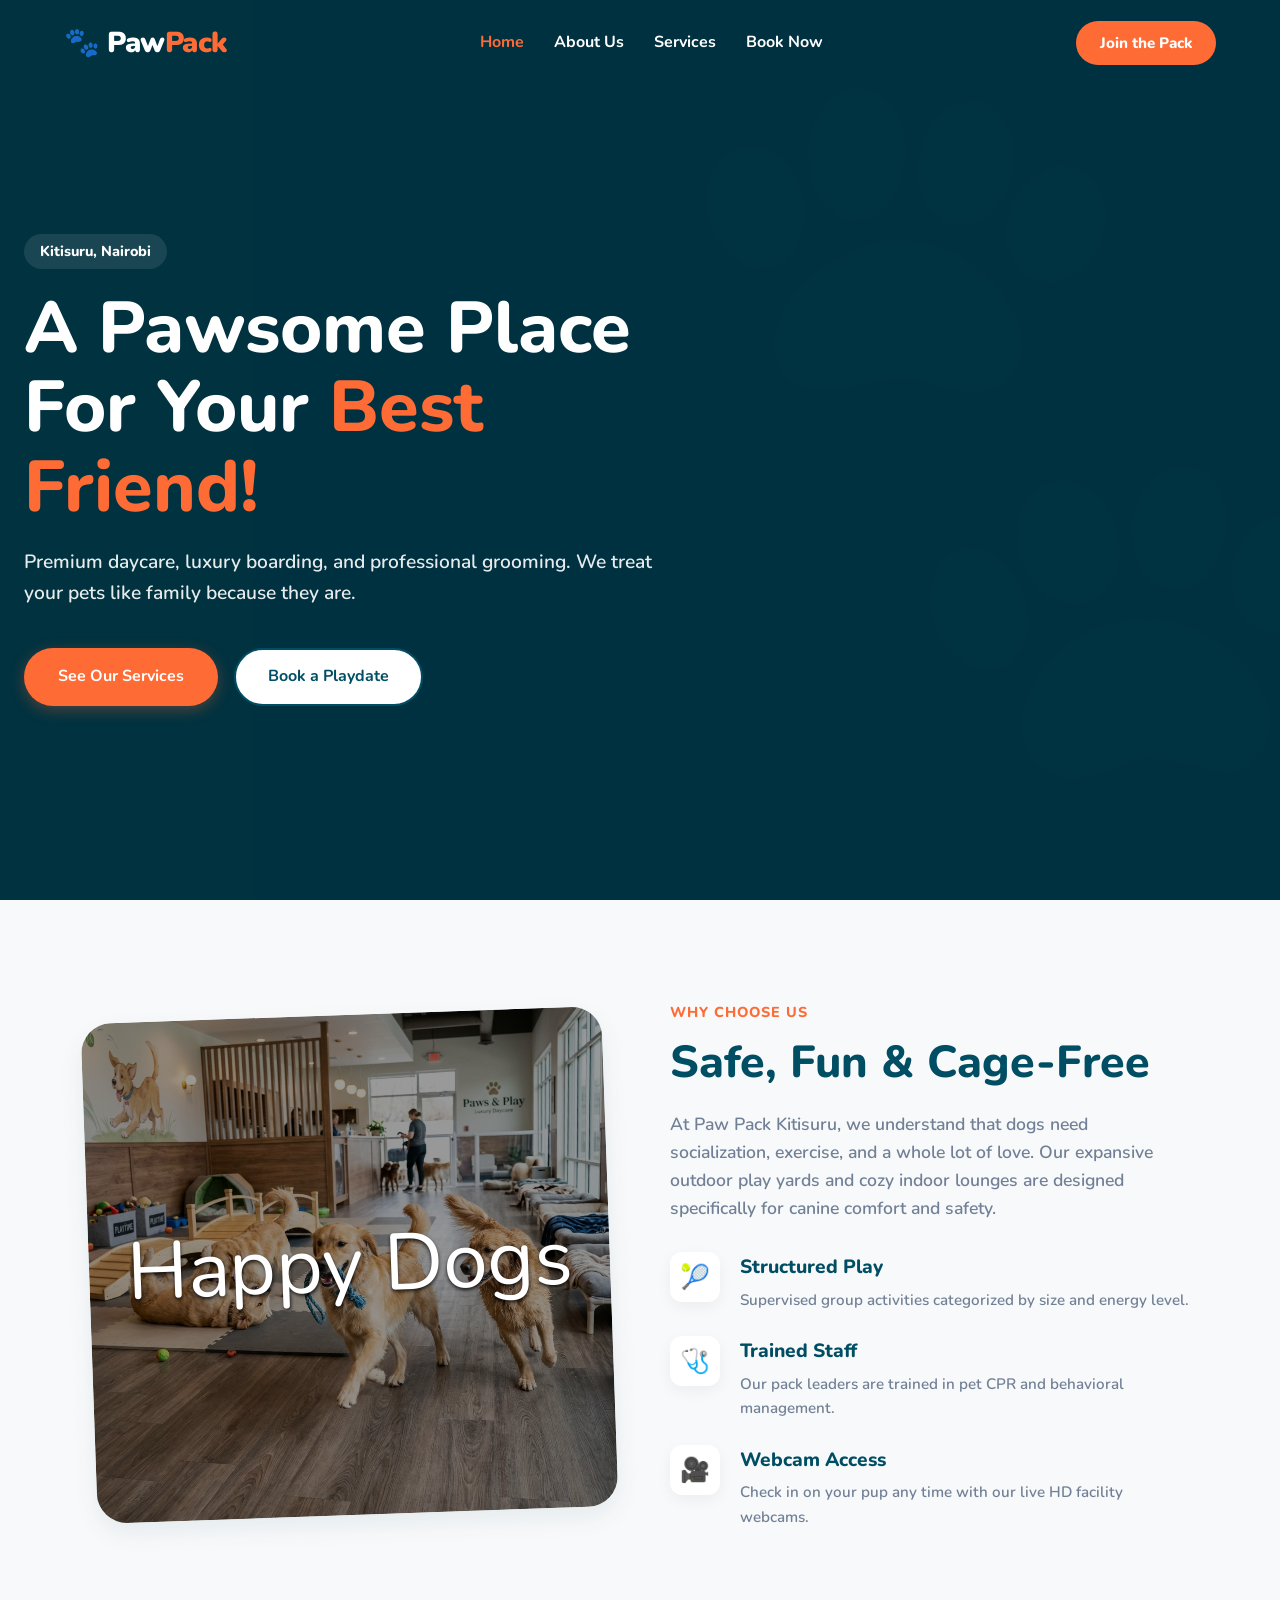
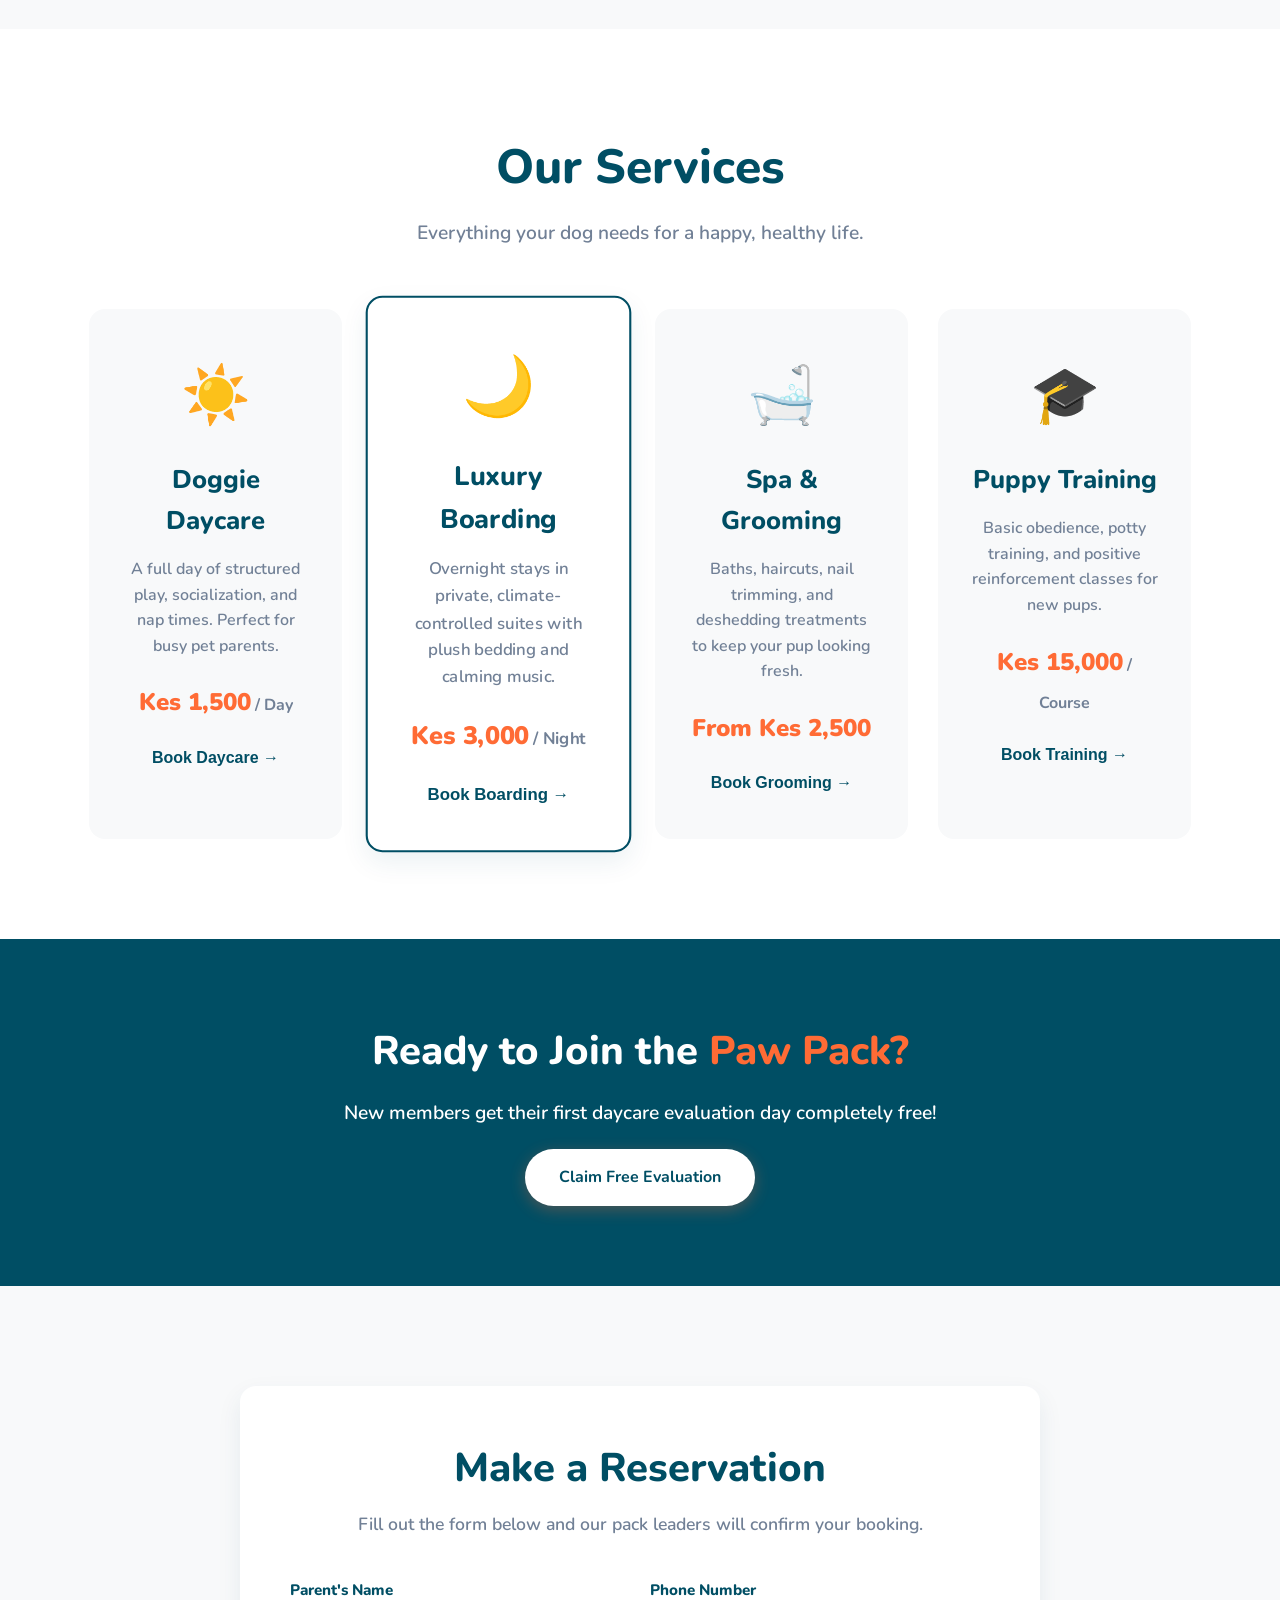
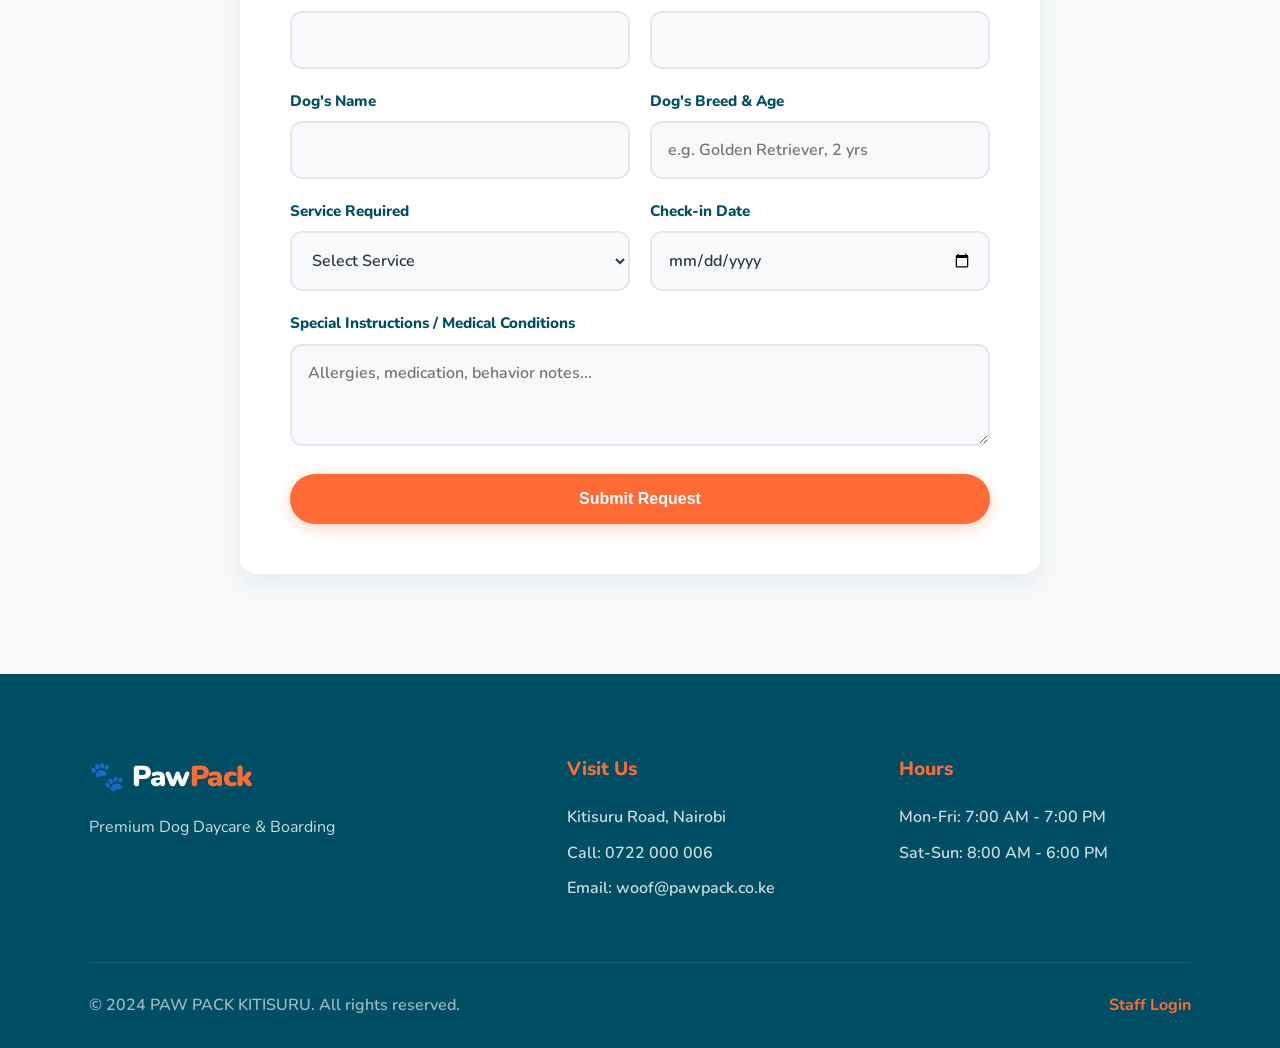
<file: index.html>
<!DOCTYPE html>

<html lang="en">
<head>
<meta charset="utf-8"/><meta content="width=device-width,initial-scale=1.0" name="viewport"/>
<title>PAW PACK KITISURU | Premium Dog Daycare &amp; Boarding</title>
<meta content="Nairobi's most trusted premium dog daycare and boarding facility located in Kitisuru. Give your furry best friend a fun, safe, and engaging environment." name="description"/>
<link href="https://fonts.googleapis.com/css2?family=Nunito:wght@400;600;700;800;900&amp;display=swap" rel="stylesheet"/>
<link href="style.css" rel="stylesheet"/>
</head>
<body>
<nav class="navbar" id="navbar"><div class="nav-container">
<a class="nav-logo" href="#home">🐾 Paw<span>Pack</span></a>
<ul class="nav-links" id="navLinks"><li><a class="nav-link active" href="#home">Home</a></li><li><a class="nav-link" href="#about">About Us</a></li><li><a class="nav-link" href="#services">Services</a></li><li><a class="nav-link" href="#booking">Book Now</a></li></ul>
<a class="nav-cta" href="#booking">Join the Pack</a>
<button class="hamburger" id="hamburger"><span></span><span></span><span></span></button>
</div></nav>
<header class="hero" id="home">
<div class="hero-bg" style=" background-image: linear-gradient(rgba(0,0,0,0.6), rgba(0,0,0,0.6)), url('https://loremflickr.com/1200/800/happy,dog,daycare?lock=100') !important; background-size: cover !important; background-position: center !important;"></div>
<div class="hero-content">
<span class="hero-badge">Kitisuru, Nairobi</span>
<h1>A Pawsome Place<br/>For Your <span class="accent">Best Friend!</span></h1>
<p class="hero-sub">Premium daycare, luxury boarding, and professional grooming. We treat your pets like family because they are.</p>
<div class="hero-actions">
<a class="btn btn-primary" href="#services">See Our Services</a>
<a class="btn btn-outline" href="#booking">Book a Playdate</a>
</div>
</div>
</header>
<section class="section split-section" id="about">
<div class="container"><div class="split-grid">
<div class="split-img" style="color: white !important; text-shadow: 0 2px 4px rgba(0,0,0,0.8); background-image: linear-gradient(rgba(0,0,0,0.4), rgba(0,0,0,0.4)), url('images/happy_dogs.png') !important; background-size: cover !important; background-position: center !important; color: white !important; text-shadow: 0 2px 4px rgba(0,0,0,0.8);">Happy Dogs</div>
<div class="split-content">
<span class="tag">Why Choose Us</span>
<h2>Safe, Fun &amp; Cage-Free</h2>
<p>At Paw Pack Kitisuru, we understand that dogs need socialization, exercise, and a whole lot of love. Our expansive outdoor play yards and cozy indoor lounges are designed specifically for canine comfort and safety.</p>
<div class="features">
<div class="feat">
<div class="feat-icon">🎾</div>
<div><h4>Structured Play</h4><p>Supervised group activities categorized by size and energy level.</p></div>
</div>
<div class="feat">
<div class="feat-icon">🩺</div>
<div><h4>Trained Staff</h4><p>Our pack leaders are trained in pet CPR and behavioral management.</p></div>
</div>
<div class="feat">
<div class="feat-icon">🎥</div>
<div><h4>Webcam Access</h4><p>Check in on your pup any time with our live HD facility webcams.</p></div>
</div>
</div>
</div>
</div></div>
</section>
<section class="section bg-light" id="services">
<div class="container">
<div class="section-header"><h2>Our Services</h2><p>Everything your dog needs for a happy, healthy life.</p></div>
<div class="svc-grid">
<div class="svc-card">
<div class="svc-icon">☀️</div>
<h3>Doggie Daycare</h3>
<p>A full day of structured play, socialization, and nap times. Perfect for busy pet parents.</p>
<div class="svc-price">Kes 1,500<span> / Day</span></div>
<button class="btn-text" onclick="bookSvc('Doggie Daycare')">Book Daycare →</button>
</div>
<div class="svc-card featured">
<div class="svc-icon">🌙</div>
<h3>Luxury Boarding</h3>
<p>Overnight stays in private, climate-controlled suites with plush bedding and calming music.</p>
<div class="svc-price">Kes 3,000<span> / Night</span></div>
<button class="btn-text" onclick="bookSvc('Luxury Boarding')">Book Boarding →</button>
</div>
<div class="svc-card">
<div class="svc-icon">🛁</div>
<h3>Spa &amp; Grooming</h3>
<p>Baths, haircuts, nail trimming, and deshedding treatments to keep your pup looking fresh.</p>
<div class="svc-price">From Kes 2,500</div>
<button class="btn-text" onclick="bookSvc('Spa &amp; Grooming')">Book Grooming →</button>
</div>
<div class="svc-card">
<div class="svc-icon">🎓</div>
<h3>Puppy Training</h3>
<p>Basic obedience, potty training, and positive reinforcement classes for new pups.</p>
<div class="svc-price">Kes 15,000<span> / Course</span></div>
<button class="btn-text" onclick="bookSvc('Puppy Training')">Book Training →</button>
</div>
</div>
</div>
</section>
<section class="cta-banner">
<div class="container">
<h2>Ready to Join the <span class="accent">Paw Pack?</span></h2>
<p>New members get their first daycare evaluation day completely free!</p>
<a class="btn btn-primary" href="#booking" style="margin-top:20px;background:#fff;color:var(--primary)">Claim Free Evaluation</a>
</div>
</section>
<section class="section booking-section" id="booking">
<div class="container"><div class="booking-wrap">
<div class="booking-header"><h2>Make a Reservation</h2><p>Fill out the form below and our pack leaders will confirm your booking.</p></div>
<form class="booking-form" id="bookingForm">
<div class="form-row"><div class="form-group"><label>Parent's Name</label><input name="ownerName" required="" type="text"/></div><div class="form-group"><label>Phone Number</label><input name="phone" required="" type="tel"/></div></div>
<div class="form-row"><div class="form-group"><label>Dog's Name</label><input name="dogName" required="" type="text"/></div><div class="form-group"><label>Dog's Breed &amp; Age</label><input name="dogBreed" placeholder="e.g. Golden Retriever, 2 yrs" required="" type="text"/></div></div>
<div class="form-row"><div class="form-group"><label>Service Required</label><select id="svcSelect" name="service" required=""><option value="">Select Service</option><option>Doggie Daycare</option><option>Luxury Boarding</option><option>Spa &amp; Grooming</option><option>Puppy Training</option><option>Evaluation Day</option></select></div><div class="form-group"><label>Check-in Date</label><input name="date" required="" type="date"/></div></div>
<div class="form-group"><label>Special Instructions / Medical Conditions</label><textarea name="notes" placeholder="Allergies, medication, behavior notes..." rows="3"></textarea></div>
<button class="btn btn-primary btn-full" type="submit">Submit Request</button>
</form>
</div></div>
</section>
<footer class="footer"><div class="container">
<div class="f-grid">
<div class="f-brand"><a class="nav-logo" href="#home" style="color:#fff">🐾 Paw<span>Pack</span></a><p style="margin-top:15px;color:rgba(255,255,255,0.8)">Premium Dog Daycare &amp; Boarding</p></div>
<div class="f-contact"><h4>Visit Us</h4><p>Kitisuru Road, Nairobi</p><p>Call: 0722 000 006</p><p>Email: woof@pawpack.co.ke</p></div>
<div class="f-hours"><h4>Hours</h4><p>Mon-Fri: 7:00 AM - 7:00 PM</p><p>Sat-Sun: 8:00 AM - 6:00 PM</p></div>
</div>
<div class="f-bottom"><p>© 2024 PAW PACK KITISURU. All rights reserved.</p><a href="admin.html" style="color:var(--accent);font-weight:700">Staff Login</a></div>
</div></footer>
<div class="toast" id="toast"></div>
<script src="script.js"></script>
</body></html>
</file>
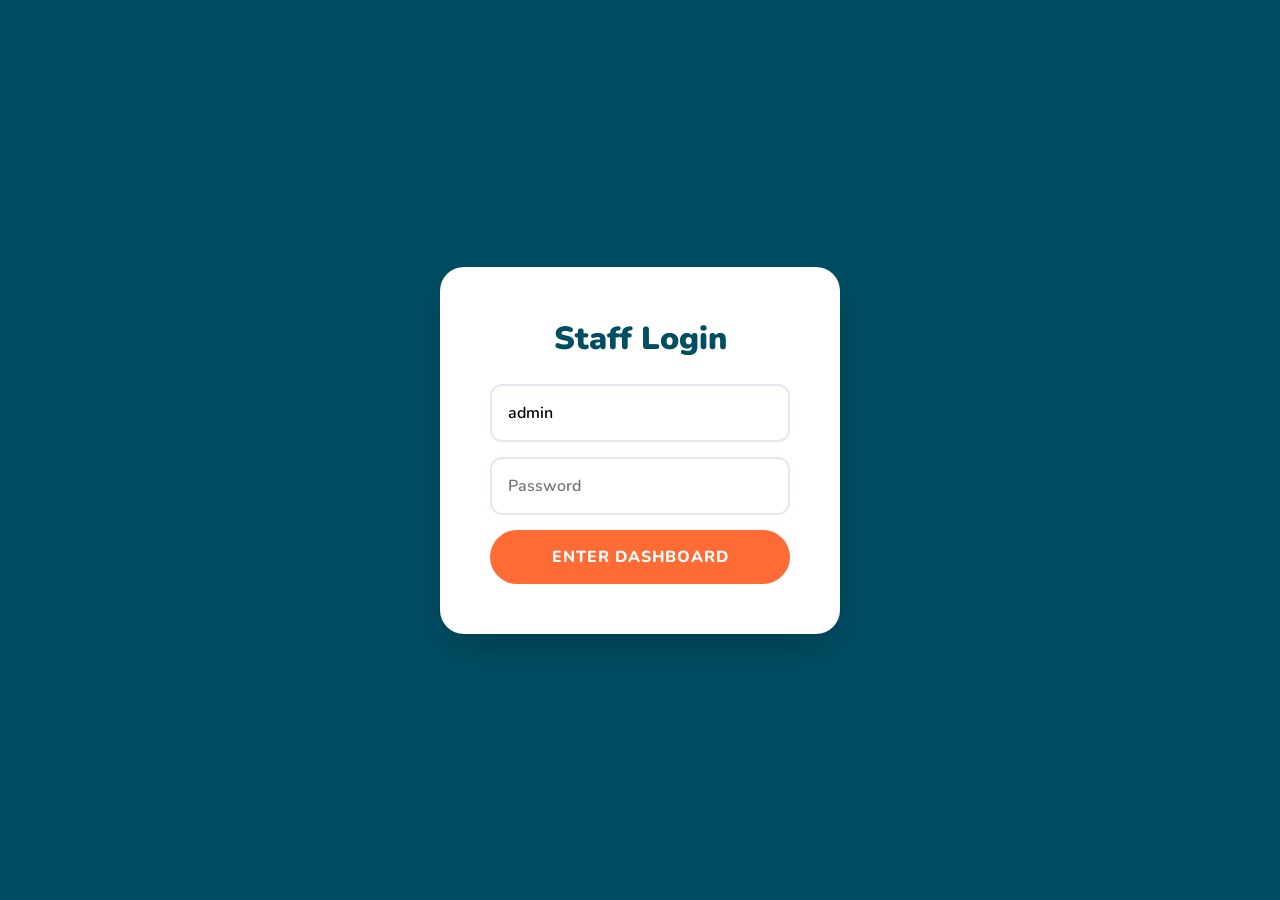
<file: admin.html>
<!DOCTYPE html><html lang="en"><head><meta charset="UTF-8"><meta name="viewport" content="width=device-width,initial-scale=1.0"><title>Paw Pack Admin</title>
<link href="https://fonts.googleapis.com/css2?family=Nunito:wght@400;600;700;800;900&display=swap" rel="stylesheet">
<style>*{margin:0;padding:0;box-sizing:border-box}body{font-family:'Nunito',sans-serif;background:#F8F9FA;color:#2d3748}h1,h2{font-weight:900}
.login{min-height:100vh;display:flex;align-items:center;justify-content:center;background:#004E64}.lb{background:white;padding:50px;border-radius:24px;max-width:400px;width:100%;text-align:center;box-shadow:0 15px 40px rgba(0,0,0,0.2)}.lb h2{color:#004E64;margin-bottom:24px;font-size:2rem}.lb input{width:100%;padding:16px;border:2px solid #e2e8f0;border-radius:12px;margin-bottom:15px;font-size:1rem;font-family:'Nunito',sans-serif;font-weight:600}.lb button{width:100%;padding:16px;background:#FF6B35;color:white;border:none;border-radius:50px;font-weight:800;cursor:pointer;font-size:1rem;font-family:'Nunito',sans-serif;text-transform:uppercase;letter-spacing:1px;transition:0.3s}.lb button:hover{background:#e55a29}
.dash{display:none}.dh{background:#004E64;color:white;padding:25px 40px;display:flex;justify-content:space-between;align-items:center;flex-wrap:wrap;gap:15px;border-bottom:1px solid #007190}.dh h1{font-size:1.8rem}.dh button,.dh a{padding:12px 24px;border-radius:50px;border:2px solid #FF6B35;cursor:pointer;font-size:0.9rem;color:#FF6B35;background:transparent;text-decoration:none;font-family:'Nunito',sans-serif;text-transform:uppercase;letter-spacing:1px;font-weight:800;transition:0.3s}.dh button:hover,.dh a:hover{background:#FF6B35;color:white}.be{background:#FF6B35!important;color:white!important}
.stats{display:grid;grid-template-columns:repeat(3,1fr);gap:30px;padding:40px}.sc{background:white;padding:30px;border-radius:20px;box-shadow:0 10px 25px rgba(0,78,100,0.08);text-align:center}.sl{font-size:0.9rem;color:#718096;text-transform:uppercase;letter-spacing:1px;font-weight:800}.sv{font-size:3.5rem;font-weight:900;margin-top:10px;color:#004E64}
.tw{padding:0 40px 40px;overflow-x:auto}table{width:100%;border-collapse:separate;border-spacing:0;background:white;border-radius:20px;overflow:hidden;box-shadow:0 10px 25px rgba(0,78,100,0.08)}th{background:#f1f5f9;color:#004E64;padding:20px;text-align:left;font-size:0.9rem;text-transform:uppercase;letter-spacing:1px;border-bottom:2px solid #e2e8f0;font-weight:800}td{padding:20px;border-bottom:1px solid #f1f5f9;font-size:0.95rem;font-weight:600}
select.st{padding:10px 14px;border:2px solid #e2e8f0;border-radius:12px;font-family:'Nunito',sans-serif;background:#F8F9FA;outline:none;color:#2d3748;font-weight:700}.del{background:none;border:none;color:#ef4444;cursor:pointer;font-size:0.85rem;text-transform:uppercase;letter-spacing:1px;font-weight:800}
@media(max-width:768px){.stats{grid-template-columns:1fr}}</style></head>
<body>
<div class="login" id="ls"><div class="lb"><h2>Staff Login</h2><input type="text" id="u" value="admin"><input type="password" id="p" placeholder="Password"><button onclick="login()">Enter Dashboard</button></div></div>
<div class="dash" id="dash">
<div class="dh"><h1>Pack Manager</h1><div><button class="be" onclick="exp()">Export Data</button> <a href="index.html">View Site</a> <button onclick="logout()">Logout</button></div></div>
<div class="stats"><div class="sc"><div class="sl">Total Requests</div><div class="sv" id="st">0</div></div><div class="sc"><div class="sl">Pending</div><div class="sv" id="sn" style="color:#FF6B35">0</div></div><div class="sc"><div class="sl">Confirmed</div><div class="sv" id="sd" style="color:#10b981">0</div></div></div>
<div class="tw"><table><thead><tr><th>Rec'd</th><th>Parent Name</th><th>Phone</th><th>Dog Name</th><th>Breed & Age</th><th>Service</th><th>Date</th><th>Status</th><th></th></tr></thead><tbody id="tb"></tbody></table></div></div>
<script>
const K='pawpack_bookings';if(sessionStorage.getItem('pp_admin')==='true')showD();
function login(){if(document.getElementById('u').value==='admin'&&document.getElementById('p').value==='admin123'){sessionStorage.setItem('pp_admin','true');showD()}else alert('Invalid credentials')}
function logout(){sessionStorage.removeItem('pp_admin');location.reload()}
function showD(){document.getElementById('ls').style.display='none';document.getElementById('dash').style.display='block';render()}
function gd(){return JSON.parse(localStorage.getItem(K)||'[]').sort((a,b)=>new Date(b.submittedAt)-new Date(a.submittedAt))}
function sv(d){localStorage.setItem(K,JSON.stringify(d))}
function render(){const d=gd();document.getElementById('st').textContent=d.length;document.getElementById('sn').textContent=d.filter(x=>x.status==='Pending').length;document.getElementById('sd').textContent=d.filter(x=>x.status==='Confirmed').length;
document.getElementById('tb').innerHTML=d.map(i=>`<tr><td>${new Date(i.submittedAt).toLocaleDateString('en-GB')}</td><td>${i.ownerName||'—'}</td><td>${i.phone||'—'}</td><td style="color:#FF6B35;font-weight:800">${i.dogName||'—'}</td><td>${i.dogBreed||'—'}</td><td>${i.service||'—'}</td><td>${i.date||'—'}</td><td><select class="st" onchange="upd(${i.id},this.value)">${['Pending','Contacted','Confirmed','Checked In','Completed'].map(s=>`<option ${i.status===s?'selected':''}>${s}</option>`).join('')}</select></td><td><button class="del" onclick="del(${i.id})">Del</button></td></tr>`).join('')}
function upd(id,s){const d=gd();const i=d.find(x=>x.id===id);if(i){i.status=s;sv(d);render()}}
function del(id){if(!confirm('Delete this booking?'))return;sv(gd().filter(x=>x.id!==id));render()}
function exp(){const d=gd();if(!d.length)return alert('No data');const h=['Received','Parent','Phone','Dog','Breed','Service','Date','Notes','Status'];const r=d.map(i=>[new Date(i.submittedAt).toLocaleDateString(),i.ownerName,i.phone,i.dogName,i.dogBreed,i.service,i.date,(i.notes||'').replace(/\n/g,' '),i.status]);const c=[h,...r].map(r=>r.map(c=>`"${String(c||'').replace(/"/g,'""')}"`).join(',')).join('\n');const b=new Blob([c],{type:'text/csv'});const a=document.createElement('a');a.href=URL.createObjectURL(b);a.download='pawpack_bookings.csv';a.click()}
document.getElementById('p').addEventListener('keydown',e=>{if(e.key==='Enter')login()});
</script></body></html>
</file>
<file: style.css>
/* Paw Pack Kitisuru — Vibrant Orange #FF6B35 | Deep Teal #004E64 | Bone White #F8F9FA */
*,*::before,*::after{margin:0;padding:0;box-sizing:border-box}
:root{--primary:#004E64;--primary-light:#007190;--accent:#FF6B35;--accent-hover:#e55a29;--bg:#F8F9FA;--white:#ffffff;--text:#2d3748;--text-light:#718096;--shadow:0 10px 25px rgba(0,78,100,0.08);--radius:16px;--transition:0.3s cubic-bezier(0.4,0,0.2,1)}
html{scroll-behavior:smooth}body{font-family:'Nunito',sans-serif;background:var(--bg);color:var(--text);line-height:1.6;overflow-x:hidden}
h1,h2,h3,h4{font-weight:800;color:var(--primary)}
.container{max-width:1150px;margin:0 auto;padding:0 24px}a{text-decoration:none;color:inherit;transition:var(--transition)}

.btn{display:inline-flex;align-items:center;padding:14px 32px;font-weight:700;font-size:1rem;border:2px solid transparent;border-radius:50px;cursor:pointer;transition:var(--transition)}
.btn-primary{background:var(--accent);color:var(--white);box-shadow:0 4px 15px rgba(255,107,53,0.3)}.btn-primary:hover{background:var(--accent-hover);transform:translateY(-2px);box-shadow:0 6px 20px rgba(255,107,53,0.4)}
.btn-outline{background:var(--white);color:var(--primary);border-color:var(--primary)}.btn-outline:hover{background:var(--primary);color:var(--white)}
.btn-text{background:none;border:none;color:var(--primary);font-weight:800;font-size:1rem;cursor:pointer;display:inline-flex;align-items:center;gap:5px}.btn-text:hover{color:var(--accent)}
.btn-full{width:100%;justify-content:center}

.navbar{position:fixed;top:0;left:0;right:0;z-index:1000;padding:20px 0;transition:var(--transition);background:transparent}.navbar.scrolled{background:var(--white);padding:12px 0;box-shadow:0 2px 20px rgba(0,0,0,0.05)}
.nav-container{max-width:1200px;margin:0 auto;padding:0 24px;display:flex;align-items:center;justify-content:space-between}
.nav-logo{font-size:1.8rem;font-weight:900;color:var(--white);letter-spacing:-0.5px}.nav-logo span{color:var(--accent)}.navbar.scrolled .nav-logo{color:var(--primary)}
.nav-links{display:flex;list-style:none;gap:30px}.nav-link{color:var(--white);font-size:1rem;font-weight:700}.navbar.scrolled .nav-link{color:var(--text)}.nav-link:hover,.nav-link.active{color:var(--accent)}
.nav-cta{padding:10px 24px;background:var(--accent);color:var(--white);font-weight:800;border-radius:50px;font-size:0.95rem}.nav-cta:hover{background:var(--accent-hover);color:var(--white)}
.hamburger{display:none;background:none;border:none;cursor:pointer;padding:8px}.hamburger span{display:block;width:24px;height:3px;background:var(--white);border-radius:3px;margin:5px 0;transition:var(--transition)}.navbar.scrolled .hamburger span{background:var(--primary)}

.hero{min-height:100vh;display:flex;align-items:center;padding:120px 24px 80px;position:relative;background:var(--primary);overflow:hidden}
.hero-bg{position:absolute;inset:0;background:radial-gradient(circle at 80% 50%,var(--primary-light) 0%,transparent 50%);opacity:0.6}
.hero-bg::after{content:'🐾';position:absolute;font-size:40rem;color:rgba(255,255,255,0.03);right:-10%;top:-10%;transform:rotate(15deg)}
.hero-content{position:relative;z-index:2;max-width:650px}
.hero-badge{display:inline-block;background:rgba(255,255,255,0.1);color:var(--white);padding:6px 16px;border-radius:50px;font-size:0.9rem;font-weight:800;margin-bottom:20px;backdrop-filter:blur(5px)}
.hero h1{font-size:clamp(3rem,6vw,4.5rem);line-height:1.1;margin-bottom:20px;color:var(--white)}.hero h1 .accent{color:var(--accent)}
.hero-sub{font-size:1.2rem;color:rgba(255,255,255,0.9);margin-bottom:40px;font-weight:600}
.hero-actions{display:flex;gap:16px;flex-wrap:wrap}

.section{padding:100px 0}.bg-light{background:var(--white)}
.section-header{text-align:center;margin-bottom:60px}
.section-header h2{font-size:clamp(2.5rem,4vw,3rem);margin-bottom:12px}.section-header p{color:var(--text-light);font-size:1.2rem;font-weight:600}
.tag{display:inline-block;color:var(--accent);font-weight:800;font-size:0.9rem;text-transform:uppercase;letter-spacing:1px;margin-bottom:12px}

.split-grid{display:grid;grid-template-columns:1fr 1fr;gap:60px;align-items:center}
.split-img{height:500px;background:var(--accent);border-radius:30px;display:flex;align-items:center;justify-content:center;font-size:5rem;box-shadow:var(--shadow);transform:rotate(-2deg)}
.split-content h2{font-size:2.8rem;margin-bottom:20px;line-height:1.2}.split-content p{color:var(--text-light);font-size:1.1rem;margin-bottom:30px;font-weight:600}
.features{display:grid;gap:24px}
.feat{display:flex;gap:20px;align-items:flex-start}
.feat-icon{width:50px;height:50px;background:var(--white);border-radius:12px;display:flex;align-items:center;justify-content:center;font-size:1.5rem;flex-shrink:0;box-shadow:0 5px 15px rgba(0,0,0,0.05)}
.feat h4{font-size:1.2rem;margin-bottom:5px}.feat p{color:var(--text-light);font-size:0.95rem;margin:0;font-weight:600}

.svc-grid{display:grid;grid-template-columns:repeat(auto-fit,minmax(250px,1fr));gap:30px}
.svc-card{background:var(--bg);padding:40px 30px;border-radius:var(--radius);text-align:center;transition:var(--transition);border:2px solid transparent}
.svc-card:hover{transform:translateY(-10px);background:var(--white);box-shadow:var(--shadow)}
.svc-card.featured{background:var(--white);border-color:var(--primary);box-shadow:var(--shadow);transform:scale(1.05)}.svc-card.featured:hover{transform:scale(1.05) translateY(-5px)}
.svc-icon{font-size:3.5rem;margin-bottom:20px}
.svc-card h3{font-size:1.6rem;margin-bottom:15px}.svc-card p{color:var(--text-light);font-size:1rem;margin-bottom:24px;font-weight:600}
.svc-price{font-size:1.5rem;font-weight:900;color:var(--accent);margin-bottom:24px}.svc-price span{font-size:1rem;color:var(--text-light);font-weight:700}

.cta-banner{background:var(--primary);color:var(--white);padding:80px 0;text-align:center;position:relative;overflow:hidden}
.cta-banner h2{color:var(--white);font-size:2.5rem;margin-bottom:15px}.cta-banner h2 .accent{color:var(--accent)}
.cta-banner p{font-size:1.2rem;font-weight:600}

.booking-wrap{max-width:800px;margin:0 auto;background:var(--white);padding:50px;border-radius:var(--radius);box-shadow:var(--shadow)}
.booking-header{text-align:center;margin-bottom:40px}.booking-header h2{font-size:2.5rem;margin-bottom:10px}.booking-header p{color:var(--text-light);font-weight:600;font-size:1.1rem}
.form-row{display:grid;grid-template-columns:1fr 1fr;gap:20px}.form-group{margin-bottom:20px}
.form-group label{display:block;margin-bottom:8px;font-weight:800;color:var(--primary);font-size:0.95rem}
.form-group input,.form-group select,textarea{width:100%;padding:16px;border:2px solid #e2e8f0;background:var(--bg);font-family:'Nunito',sans-serif;font-size:1rem;font-weight:600;border-radius:12px;transition:var(--transition);outline:none;color:var(--text)}
.form-group input:focus,.form-group select:focus,textarea:focus{border-color:var(--primary);background:var(--white)}

.footer{background:var(--primary);color:var(--white);padding:80px 0 30px}
.f-grid{display:grid;grid-template-columns:1.5fr 1fr 1fr;gap:40px;margin-bottom:50px}
.f-contact h4,.f-hours h4{color:var(--accent);margin-bottom:20px;font-size:1.2rem}
.f-contact p,.f-hours p{margin-bottom:10px;font-weight:600;color:rgba(255,255,255,0.8)}
.f-bottom{text-align:center;padding-top:30px;border-top:1px solid rgba(255,255,255,0.1);display:flex;justify-content:space-between;align-items:center;font-weight:600;color:rgba(255,255,255,0.6)}

.toast{position:fixed;bottom:40px;right:40px;background:var(--accent);color:var(--white);padding:16px 32px;font-weight:800;font-size:1rem;border-radius:50px;z-index:3000;opacity:0;transform:translateY(20px);transition:var(--transition);pointer-events:none;box-shadow:0 10px 30px rgba(255,107,53,0.3)}.toast.show{opacity:1;transform:translateY(0)}

@media(max-width:992px){.split-grid{grid-template-columns:1fr}.svc-card.featured{transform:none}.svc-card.featured:hover{transform:translateY(-5px)}}
@media(max-width:768px){.nav-links{display:none;flex-direction:column;position:absolute;top:100%;left:0;right:0;background:var(--primary);padding:24px;border-bottom:1px solid rgba(255,255,255,0.1)}.nav-links.active{display:flex}.navbar.scrolled .nav-links{background:var(--white);border-color:#eee}.nav-cta{display:none}.hamburger{display:block}.navbar.scrolled .hamburger span{background:var(--primary)}.form-row{grid-template-columns:1fr}.f-grid{grid-template-columns:1fr}.f-bottom{flex-direction:column;gap:15px}}
</file>
